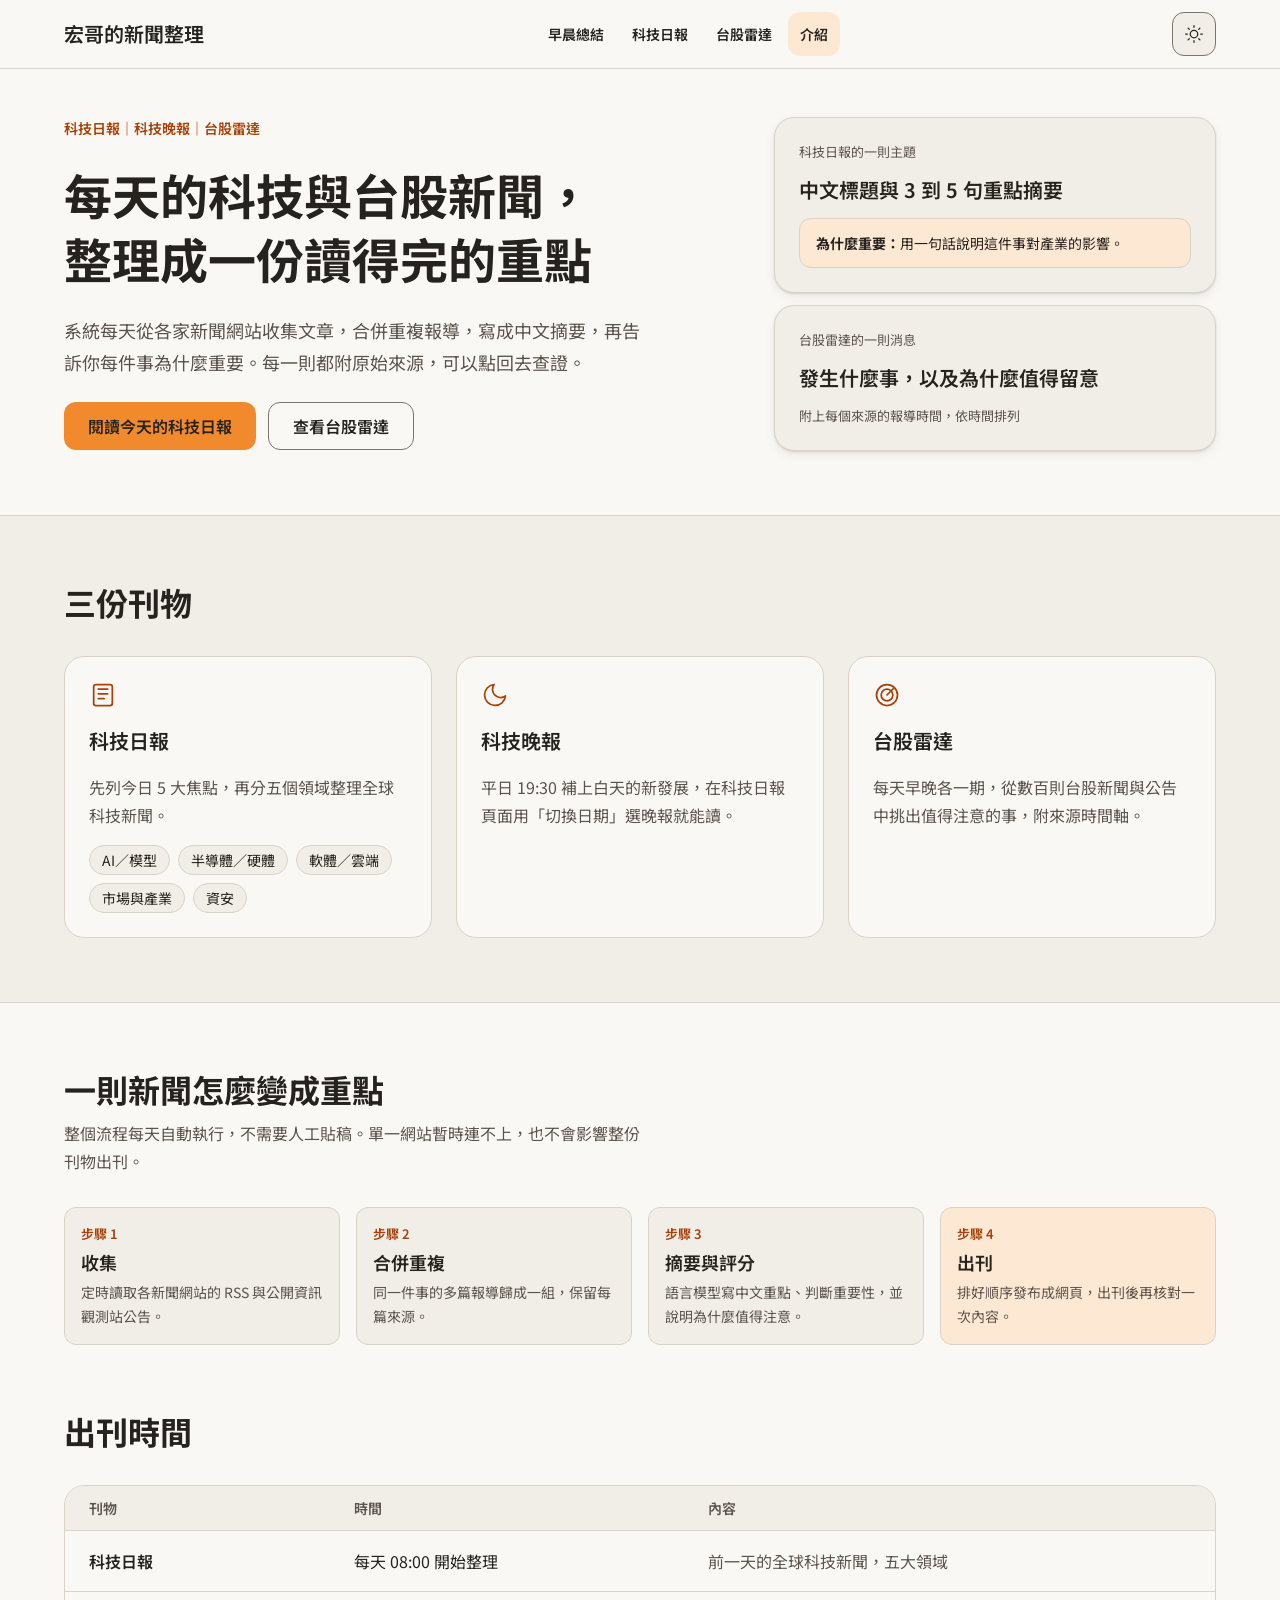
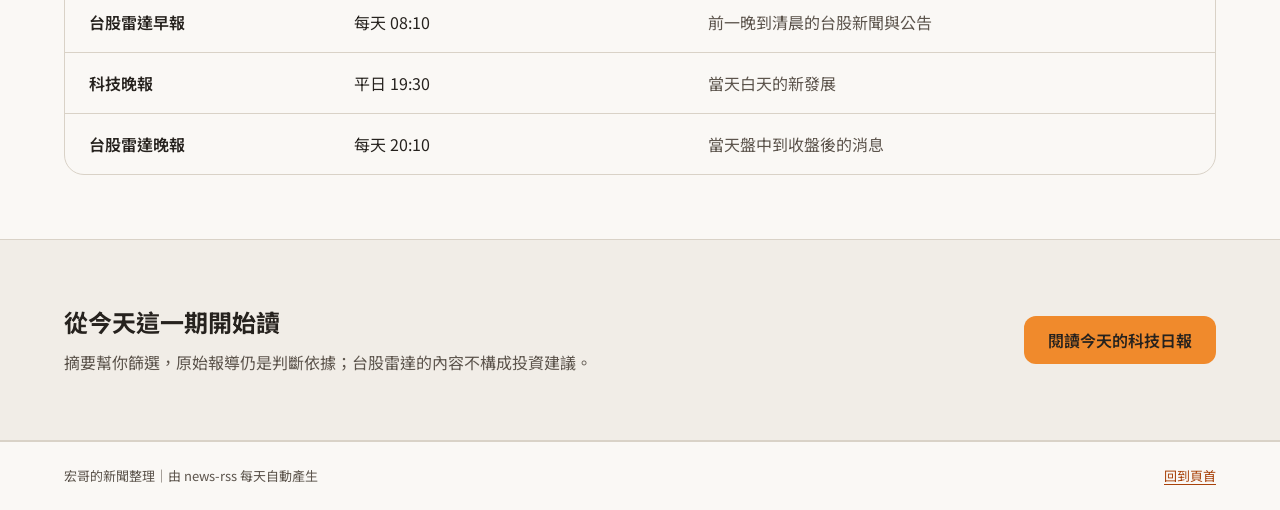
<file: public/about.html>
<!DOCTYPE html>
<html lang="zh-TW">
<head>
  <meta charset="UTF-8">
  <meta name="viewport" content="width=device-width, initial-scale=1.0">
  <title>介紹｜科技日報、科技晚報與台股雷達</title>
  <meta name="description" content="每天的科技與台股新聞，整理成一份讀得完的重點：合併重複報導、寫成中文摘要、說明為什麼重要，每則都附原始來源。">
  <link rel="preconnect" href="https://fonts.googleapis.com">
  <link rel="preconnect" href="https://fonts.gstatic.com" crossorigin>
  <link href="https://fonts.googleapis.com/css2?family=Noto+Sans+TC:wght@400;600;700&display=swap" rel="stylesheet">
  <link rel="stylesheet" href="./style.css">
  <script>
    (function () {
      var saved = null;
      try { saved = localStorage.getItem('tech_digest_theme'); } catch (e) {}
      var dark = saved ? saved === 'dark' : window.matchMedia('(prefers-color-scheme: dark)').matches;
      document.documentElement.classList.add(dark ? 'dark' : 'light');
    })();
  </script>
</head>
<body>
  <a class="skip-link" href="#main">跳到主要內容</a>
  <div class="site-wrapper">
    <header class="site-topbar">
      <div class="topbar-container">
        <a class="wordmark" href="./about.html">宏哥的新聞整理</a>
        <nav class="site-nav" aria-label="刊物">
          <a class="site-nav-link" href="./brief.html">早晨總結</a>
          <a class="site-nav-link" href="./">科技日報</a>
          <a class="site-nav-link" href="https://tw-radar-site.pages.dev/">台股雷達</a>
          <a class="site-nav-link" href="./about.html" aria-current="page">介紹</a>
        </nav>
        <button id="theme-toggle" class="control-btn" type="button" aria-label="切換亮色或暗色">
          <svg class="theme-icon light-icon" width="20" height="20" viewBox="0 0 24 24" fill="none" stroke="currentColor" stroke-width="1.5" stroke-linecap="round" stroke-linejoin="round" aria-hidden="true"><circle cx="12" cy="12" r="4.5"></circle><path d="M12 2v2M12 20v2M4.9 4.9l1.4 1.4M17.7 17.7l1.4 1.4M2 12h2M20 12h2M4.9 19.1l1.4-1.4M17.7 6.3l1.4-1.4"></path></svg>
          <svg class="theme-icon dark-icon" width="20" height="20" viewBox="0 0 24 24" fill="none" stroke="currentColor" stroke-width="1.5" stroke-linecap="round" stroke-linejoin="round" aria-hidden="true"><path d="M21 12.79A9 9 0 1 1 11.21 3 7 7 0 0 0 21 12.79z"></path></svg>
        </button>
      </div>
    </header>

    <main id="main" class="about-main">
      <div class="about-wrap">
        <section class="about-hero" aria-labelledby="about-title">
          <div class="about-hero-text">
            <p class="about-eyebrow">科技日報｜科技晚報｜台股雷達</p>
            <h1 id="about-title" class="about-title">每天的科技與台股新聞，整理成一份讀得完的重點</h1>
            <p class="about-lead">系統每天從各家新聞網站收集文章，合併重複報導，寫成中文摘要，再告訴你每件事為什麼重要。每一則都附原始來源，可以點回去查證。</p>
            <div class="about-actions">
              <a class="about-btn about-btn-primary" href="./">閱讀今天的科技日報</a>
              <a class="about-btn about-btn-secondary" href="https://tw-radar-site.pages.dev/">查看台股雷達</a>
            </div>
          </div>
          <div class="about-hero-side" aria-label="每一則重點包含的內容">
            <div class="about-sample">
              <p class="about-sample-caption">科技日報的一則主題</p>
              <p class="about-sample-title">中文標題與 3 到 5 句重點摘要</p>
              <p class="about-sample-why"><strong>為什麼重要：</strong>用一句話說明這件事對產業的影響。</p>
            </div>
            <div class="about-sample">
              <p class="about-sample-caption">台股雷達的一則消息</p>
              <p class="about-sample-title">發生什麼事，以及為什麼值得留意</p>
              <p class="about-sample-caption">附上每個來源的報導時間，依時間排列</p>
            </div>
          </div>
        </section>
      </div>

      <section class="about-band" aria-labelledby="pubs-title">
        <div class="about-wrap about-section">
          <h2 id="pubs-title" class="about-h2">三份刊物</h2>
          <div class="about-pubs">
            <a class="about-pub" href="./">
              <svg class="about-pub-icon" width="28" height="28" viewBox="0 0 24 24" fill="none" stroke="currentColor" stroke-width="1.5" stroke-linecap="round" stroke-linejoin="round" aria-hidden="true"><rect x="4" y="3" width="16" height="18" rx="2"></rect><path d="M8 7h8M8 11h8M8 15h5"></path></svg>
              <h3 class="about-pub-title">科技日報</h3>
              <p class="about-pub-text">先列今日 5 大焦點，再分五個領域整理全球科技新聞。</p>
              <span class="about-chips">
                <span class="about-chip">AI／模型</span><span class="about-chip">半導體／硬體</span><span class="about-chip">軟體／雲端</span><span class="about-chip">市場與產業</span><span class="about-chip">資安</span>
              </span>
            </a>
            <a class="about-pub" href="./">
              <svg class="about-pub-icon" width="28" height="28" viewBox="0 0 24 24" fill="none" stroke="currentColor" stroke-width="1.5" stroke-linecap="round" stroke-linejoin="round" aria-hidden="true"><path d="M21 12.79A9 9 0 1 1 11.21 3 7 7 0 0 0 21 12.79z"></path></svg>
              <h3 class="about-pub-title">科技晚報</h3>
              <p class="about-pub-text">平日 19:30 補上白天的新發展，在科技日報頁面用「切換日期」選晚報就能讀。</p>
            </a>
            <a class="about-pub" href="https://tw-radar-site.pages.dev/">
              <svg class="about-pub-icon" width="28" height="28" viewBox="0 0 24 24" fill="none" stroke="currentColor" stroke-width="1.5" stroke-linecap="round" stroke-linejoin="round" aria-hidden="true"><circle cx="12" cy="12" r="9"></circle><circle cx="12" cy="12" r="5"></circle><path d="M12 12l6-6"></path></svg>
              <h3 class="about-pub-title">台股雷達</h3>
              <p class="about-pub-text">每天早晚各一期，從數百則台股新聞與公告中挑出值得注意的事，附來源時間軸。</p>
            </a>
          </div>
        </div>
      </section>

      <div class="about-wrap">
        <section class="about-section" aria-labelledby="how-title">
          <div>
            <h2 id="how-title" class="about-h2">一則新聞怎麼變成重點</h2>
            <p class="about-section-lead">整個流程每天自動執行，不需要人工貼稿。單一網站暫時連不上，也不會影響整份刊物出刊。</p>
          </div>
          <ol class="about-steps">
            <li class="about-step">
              <span class="about-step-num">步驟 1</span>
              <span class="about-step-title">收集</span>
              <span class="about-step-text">定時讀取各新聞網站的 RSS 與公開資訊觀測站公告。</span>
            </li>
            <li class="about-step">
              <span class="about-step-num">步驟 2</span>
              <span class="about-step-title">合併重複</span>
              <span class="about-step-text">同一件事的多篇報導歸成一組，保留每篇來源。</span>
            </li>
            <li class="about-step">
              <span class="about-step-num">步驟 3</span>
              <span class="about-step-title">摘要與評分</span>
              <span class="about-step-text">語言模型寫中文重點、判斷重要性，並說明為什麼值得注意。</span>
            </li>
            <li class="about-step">
              <span class="about-step-num">步驟 4</span>
              <span class="about-step-title">出刊</span>
              <span class="about-step-text">排好順序發布成網頁，出刊後再核對一次內容。</span>
            </li>
          </ol>
        </section>

        <section class="about-section" aria-labelledby="schedule-title" style="padding-top: 0;">
          <h2 id="schedule-title" class="about-h2">出刊時間</h2>
          <div class="about-table-wrap">
            <table class="about-table">
              <thead>
                <tr><th scope="col">刊物</th><th scope="col">時間</th><th scope="col">內容</th></tr>
              </thead>
              <tbody>
                <tr><td>科技日報</td><td>每天 08:00 開始整理</td><td>前一天的全球科技新聞，五大領域</td></tr>
                <tr><td>台股雷達早報</td><td>每天 08:10</td><td>前一晚到清晨的台股新聞與公告</td></tr>
                <tr><td>科技晚報</td><td>平日 19:30</td><td>當天白天的新發展</td></tr>
                <tr><td>台股雷達晚報</td><td>每天 20:10</td><td>當天盤中到收盤後的消息</td></tr>
              </tbody>
            </table>
          </div>
        </section>
      </div>

      <section class="about-band" aria-labelledby="cta-title">
        <div class="about-wrap about-section">
          <div class="about-cta">
            <div>
              <h2 id="cta-title" class="about-cta-title">從今天這一期開始讀</h2>
              <p class="about-cta-text">摘要幫你篩選，原始報導仍是判斷依據；台股雷達的內容不構成投資建議。</p>
            </div>
            <a class="about-btn about-btn-primary" href="./">閱讀今天的科技日報</a>
          </div>
        </div>
      </section>
    </main>

    <footer class="site-footer">
      <div class="footer-container">
        <p class="footer-copy">宏哥的新聞整理｜由 news-rss 每天自動產生</p>
        <a href="#main">回到頁首</a>
      </div>
    </footer>
  </div>

  <script>
    document.getElementById('theme-toggle').addEventListener('click', function () {
      var root = document.documentElement;
      var next = root.classList.contains('dark') ? 'light' : 'dark';
      root.classList.remove('dark', 'light');
      root.classList.add(next);
      try { localStorage.setItem('tech_digest_theme', next); } catch (e) {}
    });
  </script>
</body>
</html>
</file>
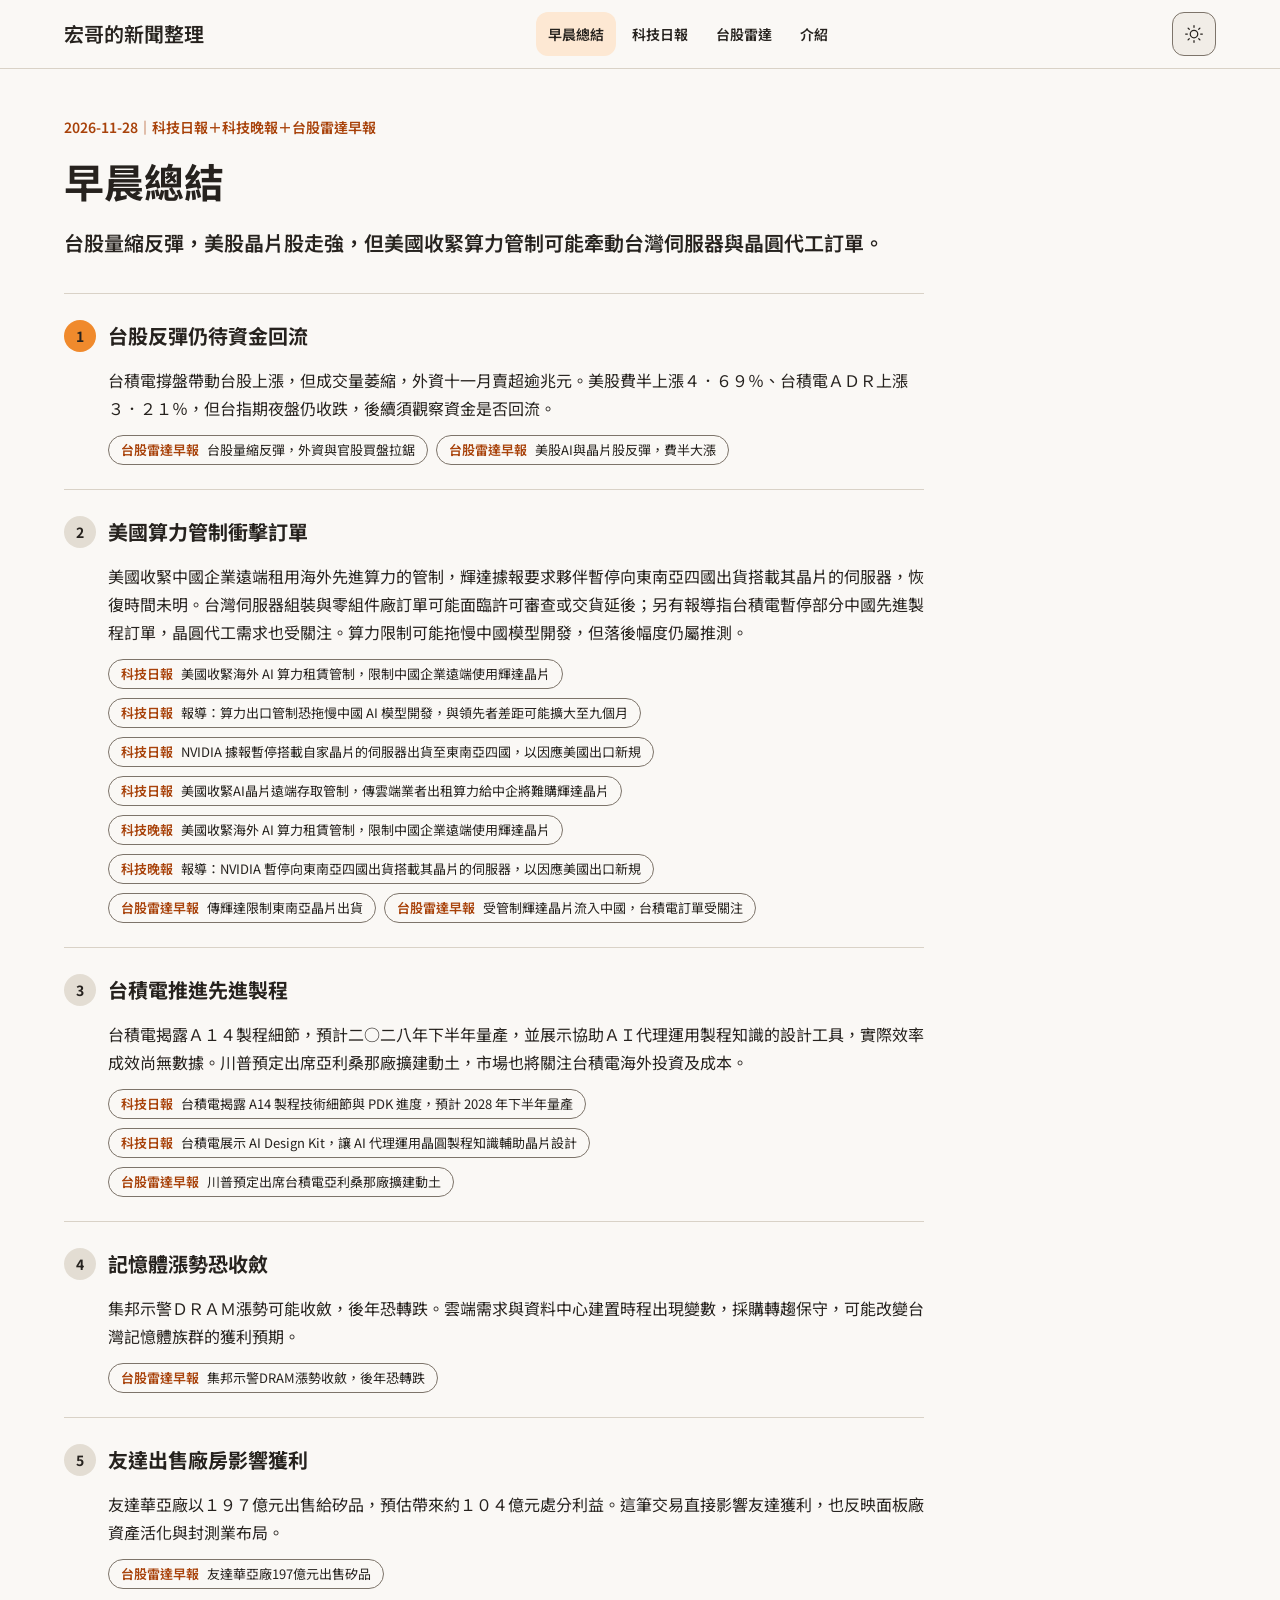
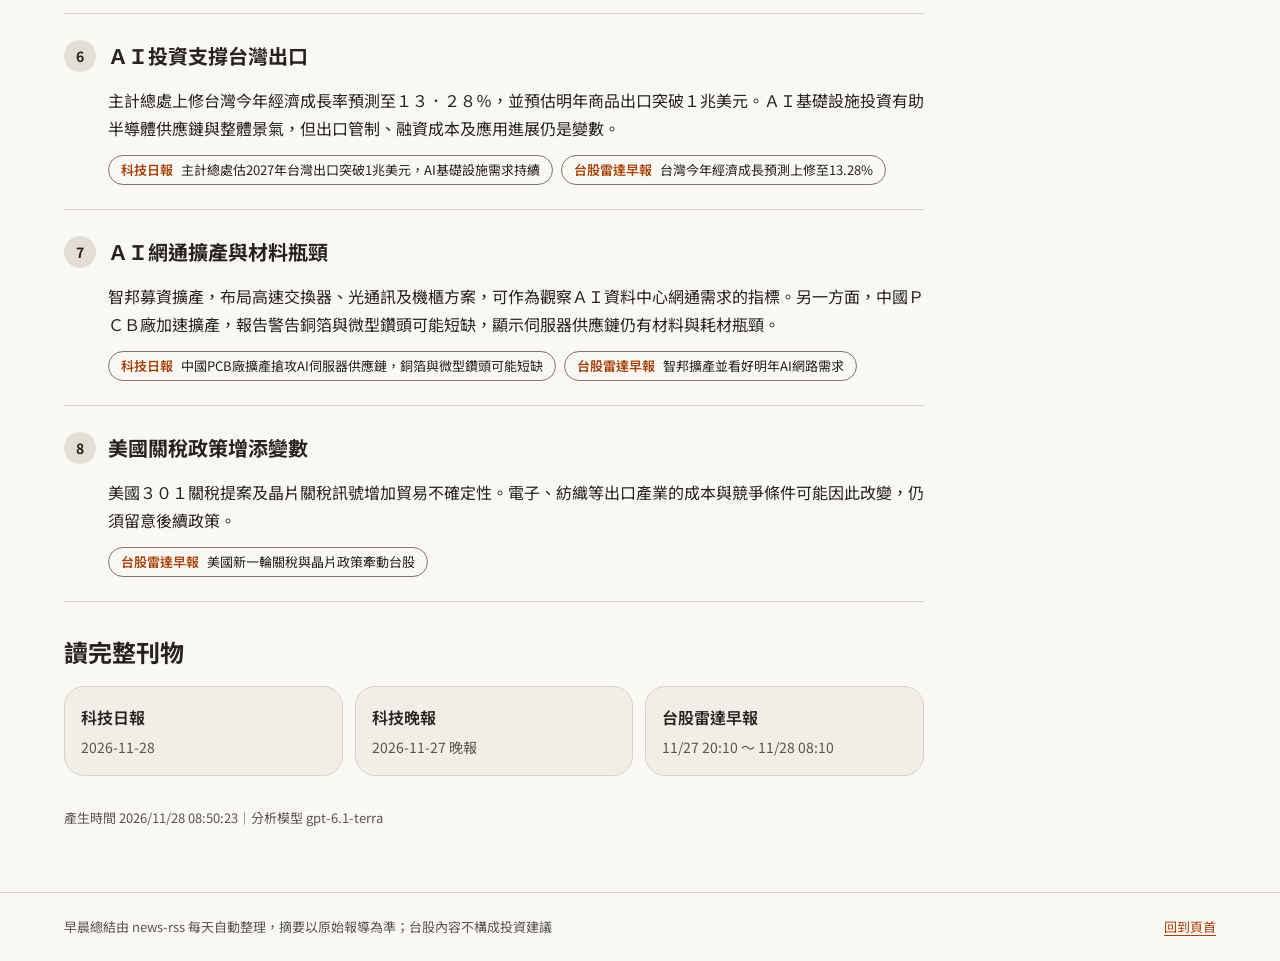
<file: public/brief.html>
<!DOCTYPE html>
<html lang="zh-TW">
<head>
  <meta charset="UTF-8">
  <meta name="viewport" content="width=device-width, initial-scale=1.0">
  <title>早晨總結｜科技日報、科技晚報與台股雷達</title>
  <meta name="description" content="每天早上把科技日報、昨晚的科技晚報與台股雷達早報合併成一份重點，每點都附原始報導來源。">
  <link rel="preconnect" href="https://fonts.googleapis.com">
  <link rel="preconnect" href="https://fonts.gstatic.com" crossorigin>
  <link href="https://fonts.googleapis.com/css2?family=Noto+Sans+TC:wght@400;600;700&display=swap" rel="stylesheet">
  <link rel="stylesheet" href="./style.css">
  <script>
    (function () {
      var saved = null;
      try { saved = localStorage.getItem('tech_digest_theme'); } catch (e) {}
      var dark = saved ? saved === 'dark' : window.matchMedia('(prefers-color-scheme: dark)').matches;
      document.documentElement.classList.add(dark ? 'dark' : 'light');
    })();
  </script>
</head>
<body>
  <a class="skip-link" href="#main">跳到主要內容</a>
  <div class="site-wrapper">
    <header class="site-topbar">
      <div class="topbar-container">
        <a class="wordmark" href="./about.html">宏哥的新聞整理</a>
        <nav class="site-nav" aria-label="刊物">
          <a class="site-nav-link" href="./brief.html" aria-current="page">早晨總結</a>
          <a class="site-nav-link" href="./">科技日報</a>
          <a class="site-nav-link" href="https://tw-radar-site.pages.dev/">台股雷達</a>
          <a class="site-nav-link" href="./about.html">介紹</a>
        </nav>
        <button id="theme-toggle" class="control-btn" type="button" aria-label="切換亮色或暗色">
          <svg class="theme-icon light-icon" width="20" height="20" viewBox="0 0 24 24" fill="none" stroke="currentColor" stroke-width="1.5" stroke-linecap="round" stroke-linejoin="round" aria-hidden="true"><circle cx="12" cy="12" r="4.5"></circle><path d="M12 2v2M12 20v2M4.9 4.9l1.4 1.4M17.7 17.7l1.4 1.4M2 12h2M20 12h2M4.9 19.1l1.4-1.4M17.7 6.3l1.4-1.4"></path></svg>
          <svg class="theme-icon dark-icon" width="20" height="20" viewBox="0 0 24 24" fill="none" stroke="currentColor" stroke-width="1.5" stroke-linecap="round" stroke-linejoin="round" aria-hidden="true"><path d="M21 12.79A9 9 0 1 1 11.21 3 7 7 0 0 0 21 12.79z"></path></svg>
        </button>
      </div>
    </header>

    <main id="main" class="brief-main">
      <section class="brief-head" aria-labelledby="brief-title">
        <p class="about-eyebrow"><span id="brief-date">載入中</span>｜科技日報＋科技晚報＋台股雷達早報</p>
        <h1 id="brief-title" class="brief-title">早晨總結</h1>
        <p id="brief-lead" class="brief-lead">正在載入今天的總結…</p>
        <p id="brief-notes" class="brief-notes" hidden></p>
      </section>

      <ol id="brief-points" class="brief-points" aria-label="今天的重點"></ol>

      <section class="brief-editions" aria-labelledby="editions-title">
        <h2 id="editions-title" class="brief-h2">讀完整刊物</h2>
        <ul id="brief-editions" class="brief-edition-list"></ul>
      </section>

      <p id="brief-meta" class="brief-meta"></p>
    </main>

    <footer class="site-footer">
      <div class="footer-container">
        <p class="footer-copy">早晨總結由 news-rss 每天自動整理，摘要以原始報導為準；台股內容不構成投資建議</p>
        <a href="#main">回到頁首</a>
      </div>
    </footer>
  </div>

  <script src="./brief.js"></script>
</body>
</html>
</file>
<file: public/style.css>
/* ==========================================================================
   科技情報閱讀室 - stylesheet based on the 宏哥 design system tokens
   (warm neutral surfaces, Noto Sans TC, orange reserved for primary emphasis)
   ========================================================================== */

:root {
  --surface-100: #faf8f5;
  --surface-200: #f1ede7;
  --surface-300: #e3ddd3;
  --ink: #26221e;
  --ink-muted: #5c544c;
  --line: #d9d2c7;
  --line-strong: #7d746a;
  --accent: #f08a2c;
  --on-accent: #26221e;
  --accent-text: #a8420a;
  --accent-tint: #fde8d3;
  --success: #0b6872;
  --danger: #b3261e;
  --shadow-soft: 0 1px 2px 0 #26221e1f, 0 4px 12px -2px #26221e1a;
  --shadow-lift: 0 2px 4px 0 #26221e1f, 0 12px 28px -6px #26221e29;
  --header-bg: rgba(250, 248, 245, 0.92);

  --space-1: 4px;
  --space-2: 8px;
  --space-3: 12px;
  --space-4: 16px;
  --space-6: 24px;
  --space-8: 32px;
  --space-12: 48px;

  --radius-sm: 6px;
  --radius-md: 12px;
  --radius-lg: 20px;
  --radius-pill: 999px;

  --font-sans: "Noto Sans TC", "PingFang TC", "Microsoft JhengHei", system-ui, sans-serif;
  --font-mono: ui-monospace, Menlo, Consolas, monospace;

  /* Referenced by app.js for its inline error message */
  --accent-rose: var(--danger);

  color-scheme: light;
}

html.dark {
  --surface-100: #1c1916;
  --surface-200: #26221e;
  --surface-300: #322d28;
  --ink: #f4efe8;
  --ink-muted: #bdb4a9;
  --line: #3b352f;
  --line-strong: #837a6e;
  --accent: #f29a47;
  --on-accent: #1c1916;
  --accent-text: #f6a85e;
  --accent-tint: #3d2815;
  --success: #5ec3cd;
  --danger: #ff8f85;
  --shadow-soft: 0 1px 2px 0 #00000066, 0 4px 12px -2px #00000080;
  --shadow-lift: 0 2px 4px 0 #00000066, 0 12px 28px -6px #0000008c;
  --header-bg: rgba(28, 25, 22, 0.92);
  color-scheme: dark;
}

@media (prefers-reduced-motion: reduce) {
  *, ::before, ::after {
    animation-duration: 0.01ms !important;
    animation-iteration-count: 1 !important;
    transition-duration: 0.01ms !important;
    scroll-behavior: auto !important;
  }
}

/* ==========================================================================
   Base
   ========================================================================== */

* { box-sizing: border-box; }

body {
  margin: 0;
  background: var(--surface-100);
  color: var(--ink);
  font-family: var(--font-sans);
  font-size: 16px;
  line-height: 28px;
  -webkit-font-smoothing: antialiased;
}

a { color: var(--accent-text); text-underline-offset: 3px; }
a:hover { text-decoration-thickness: 2px; }

button, input, select { font: inherit; color: inherit; }
button { cursor: pointer; }

:focus-visible {
  outline: 2px solid var(--accent-text);
  outline-offset: 2px;
}

code { font-family: var(--font-mono); font-size: 0.9em; }

.sr-only {
  position: absolute; width: 1px; height: 1px; padding: 0; margin: -1px;
  overflow: hidden; clip: rect(0, 0, 0, 0); white-space: nowrap; border: 0;
}

.skip-link {
  position: absolute; left: var(--space-4); top: -60px; z-index: 200;
  padding: var(--space-3) var(--space-4); border-radius: var(--radius-md);
  background: var(--accent); color: var(--on-accent); font-weight: 600; text-decoration: none;
}
.skip-link:focus { top: var(--space-2); }

.site-wrapper { min-height: 100vh; display: flex; flex-direction: column; }

.main-content {
  width: 100%;
  max-width: 1200px;
  margin: 0 auto;
  padding: var(--space-12) var(--space-6);
  flex: 1;
}

/* ==========================================================================
   Top bar and site navigation
   ========================================================================== */

.site-topbar { border-bottom: 1px solid var(--line); background: var(--surface-100); }

.topbar-container {
  max-width: 1200px;
  margin: 0 auto;
  padding: var(--space-3) var(--space-6);
  display: flex;
  flex-wrap: wrap;
  align-items: center;
  justify-content: space-between;
  gap: var(--space-4);
}

.wordmark {
  font-size: 20px; line-height: 32px; font-weight: 600;
  color: var(--ink); text-decoration: none;
}

.site-nav { display: flex; flex-wrap: wrap; gap: var(--space-1); }

.site-nav-link {
  display: inline-flex; align-items: center; min-height: 44px;
  padding: var(--space-2) var(--space-3); border-radius: var(--radius-md);
  color: var(--ink); text-decoration: none;
  font-size: 14px; line-height: 20px; font-weight: 600;
}
.site-nav-link:hover { background: var(--surface-300); }
.site-nav-link[aria-current="page"] { background: var(--accent-tint); }

.control-btn {
  width: 44px; height: 44px; flex: none;
  display: inline-flex; align-items: center; justify-content: center;
  border: 1px solid var(--line-strong); border-radius: var(--radius-md);
  background: var(--surface-200); color: var(--ink);
}
.control-btn:hover { background: var(--surface-300); }

.theme-icon { display: none; }
.light .light-icon, .dark .dark-icon { display: block; }
html:not(.light):not(.dark) .dark-icon { display: block; }

/* ==========================================================================
   Intro block: date, title, meta, search and controls
   ========================================================================== */

.intro-block {
  display: flex; flex-direction: column; gap: var(--space-4);
  padding-bottom: var(--space-8); margin-bottom: var(--space-8);
  border-bottom: 1px solid var(--line);
}

.intro-caption { margin: 0; }

.date-badge {
  display: inline-flex; align-items: center;
  padding: 2px var(--space-3); border-radius: var(--radius-pill);
  background: var(--accent-tint); border: 1px solid var(--line);
  font-size: 14px; line-height: 20px; font-weight: 600;
  font-variant-numeric: tabular-nums;
}

.brand-title { margin: 0; font-size: 40px; line-height: 52px; font-weight: 700; }

.meta-strip {
  margin: 0; color: var(--ink-muted);
  font-size: 18px; line-height: 32px;
  display: flex; flex-wrap: wrap; gap: var(--space-2);
}
.meta-strip strong { color: var(--ink); font-weight: 600; }
.meta-strip span.sep { color: var(--line-strong); }

.search-bar-row {
  display: flex; flex-wrap: wrap; align-items: flex-end; gap: var(--space-4);
  margin-top: var(--space-2);
}

.field { display: flex; flex-direction: column; gap: var(--space-2); }
.field:first-child { flex: 1 1 320px; max-width: 560px; }
.field-label { font-size: 14px; line-height: 20px; font-weight: 600; }

.search-input-wrapper {
  display: flex; align-items: center; gap: var(--space-2);
  height: 48px; padding: 0 var(--space-3);
  border: 1px solid var(--line-strong); border-radius: var(--radius-md);
  background: var(--surface-200);
}
.search-input-wrapper:focus-within { outline: 2px solid var(--accent-text); outline-offset: 2px; }
.search-icon { color: var(--ink-muted); flex: none; }

#search-input {
  flex: 1; min-width: 0; height: 100%;
  border: 0; background: transparent; color: var(--ink);
  font-size: 16px;
}
#search-input:focus { outline: none; }
#search-input::placeholder { color: var(--ink-muted); }

.search-clear-btn {
  width: 36px; height: 36px; flex: none;
  align-items: center; justify-content: center;
  border: 0; border-radius: var(--radius-sm);
  background: transparent; color: var(--ink-muted);
}
.search-clear-btn:hover { background: var(--surface-300); color: var(--ink); }

.control-select {
  height: 48px; min-width: 200px; padding: 0 var(--space-3);
  border: 1px solid var(--line-strong); border-radius: var(--radius-md);
  background: var(--surface-200); color: var(--ink);
}
.control-select:hover { background: var(--surface-300); }

.action-btn {
  height: 48px; padding: 0 var(--space-6);
  border: 1px solid var(--line-strong); border-radius: var(--radius-md);
  background: var(--surface-100); color: var(--ink);
  font-size: 14px; line-height: 20px; font-weight: 600;
  transition: background-color .15s, transform .15s;
}
.action-btn:hover { background: var(--surface-300); }
.action-btn:active { transform: translateY(1px); }

/* ==========================================================================
   Section headers
   ========================================================================== */

.section-header {
  display: flex; flex-wrap: wrap; align-items: baseline; justify-content: space-between;
  gap: var(--space-2) var(--space-4); margin-bottom: var(--space-4);
}
.section-title { margin: 0; font-size: 24px; line-height: 36px; font-weight: 700; }
.section-desc { font-size: 14px; line-height: 24px; color: var(--ink-muted); }

/* ==========================================================================
   Top 5 highlights: numbered list
   ========================================================================== */

.highlights-section { margin-bottom: var(--space-12); }

.highlights-grid {
  display: flex; flex-direction: column;
  border-top: 1px solid var(--line);
}

.highlight-card {
  display: flex; gap: var(--space-4);
  padding: var(--space-4) 0;
  border-bottom: 1px solid var(--line);
}

.highlight-rank {
  flex: none; width: 36px; height: 36px; margin-top: 2px;
  display: inline-flex; align-items: center; justify-content: center;
  border-radius: var(--radius-pill);
  background: var(--surface-300); color: var(--ink);
  font-size: 14px; font-weight: 700; font-variant-numeric: tabular-nums;
}
.highlight-card:first-child .highlight-rank { background: var(--accent); color: var(--on-accent); }

.highlight-body { display: flex; flex-direction: column; gap: var(--space-2); min-width: 0; }

.highlight-meta-row { display: flex; flex-wrap: wrap; gap: var(--space-2); }

.highlight-title { margin: 0; font-size: 18px; line-height: 32px; font-weight: 600; }
.highlight-title a { color: var(--ink); text-decoration: none; }
.highlight-title a:hover { color: var(--accent-text); text-decoration: underline; }

.highlight-summary { margin: 0; color: var(--ink-muted); max-width: 40em; }

.highlight-why {
  display: flex; flex-wrap: wrap; gap: var(--space-2); align-items: baseline;
  max-width: 44em; font-size: 14px; line-height: 24px;
}

/* ==========================================================================
   Tags and badges
   ========================================================================== */

.card-category-tag, .card-source-tag, .badge-freshness, .badge-quality {
  display: inline-flex; align-items: center;
  padding: 2px 10px; border-radius: var(--radius-pill);
  font-size: 13px; line-height: 20px;
}
.card-category-tag { background: var(--accent-tint); border: 1px solid var(--line); font-weight: 600; }
.card-source-tag { background: var(--surface-100); border: 1px solid var(--line); color: var(--ink-muted); }
.badge-freshness { border: 1px solid var(--line); background: var(--surface-100); }
.badge-freshness.fresh { color: var(--success); border-color: var(--success); }
.badge-freshness.background { color: var(--ink-muted); }
.badge-quality { border: 1px solid var(--line); color: var(--ink-muted); font-family: var(--font-mono); }

.why-badge, .divergent-badge, .deep-read-tag {
  flex: none; display: inline-flex; align-items: center;
  padding: 0 var(--space-2); border-radius: var(--radius-sm);
  background: var(--accent); color: var(--on-accent);
  font-size: 13px; line-height: 22px; font-weight: 600;
}
.divergent-badge { background: var(--surface-300); color: var(--ink); }

/* ==========================================================================
   Category filter bar (sticky)
   ========================================================================== */

.category-nav {
  position: sticky; top: 0; z-index: 90;
  margin: 0 calc(var(--space-6) * -1) var(--space-6);
  padding: var(--space-2) var(--space-6);
  background: var(--header-bg);
  backdrop-filter: blur(8px);
  -webkit-backdrop-filter: blur(8px);
  border-bottom: 1px solid var(--line);
}

.category-nav-inner {
  display: flex; gap: var(--space-2);
  overflow-x: auto; scrollbar-width: none;
}
.category-nav-inner::-webkit-scrollbar { display: none; }

.cat-tab {
  flex: none; display: inline-flex; align-items: center; gap: var(--space-2);
  min-height: 44px; padding: var(--space-2) var(--space-4);
  border: 1px solid var(--line-strong); border-radius: var(--radius-pill);
  background: var(--surface-100); color: var(--ink);
  font-size: 14px; line-height: 20px; font-weight: 600; white-space: nowrap;
}
.cat-tab:hover { background: var(--surface-300); }
.cat-tab.active { background: var(--accent); border-color: var(--accent); color: var(--on-accent); }
.cat-svg { flex: none; }

.cat-count {
  min-width: 24px; padding: 0 6px; border-radius: var(--radius-pill);
  background: var(--surface-300); color: var(--ink);
  font-size: 13px; line-height: 20px; text-align: center; font-variant-numeric: tabular-nums;
}
.cat-tab.active .cat-count { background: var(--surface-100); color: var(--ink); }

/* ==========================================================================
   Topic cards
   ========================================================================== */

.events-stream { margin-bottom: var(--space-12); }
.events-container { display: flex; flex-direction: column; gap: var(--space-6); }

.event-card {
  background: var(--surface-200);
  border: 1px solid var(--line);
  border-radius: var(--radius-lg);
  padding: var(--space-6);
  display: flex; flex-direction: column; gap: var(--space-4);
  transition: box-shadow .2s;
}
.event-card:hover { box-shadow: var(--shadow-lift); }

.event-header-row {
  display: flex; flex-wrap: wrap; align-items: center; justify-content: space-between;
  gap: var(--space-2);
}
.event-tags-wrap { display: flex; flex-wrap: wrap; gap: var(--space-2); }

.event-importance {
  font-size: 13px; line-height: 20px; font-weight: 600; color: var(--ink-muted);
  font-variant-numeric: tabular-nums;
}

.event-title { margin: 0; font-size: 20px; line-height: 32px; font-weight: 600; }
.event-core-summary { margin: 0; max-width: 40em; }

.event-why-box {
  display: flex; gap: var(--space-2); align-items: baseline;
  padding: var(--space-3) var(--space-4);
  background: var(--accent-tint); border: 1px solid var(--line); border-radius: var(--radius-md);
}
.event-why-box strong { font-weight: 600; }

.event-actions-bar { display: flex; flex-wrap: wrap; gap: var(--space-2); }

.toggle-details-btn, .source-link-btn {
  display: inline-flex; align-items: center; gap: var(--space-2);
  min-height: 44px; padding: var(--space-2) var(--space-4);
  border-radius: var(--radius-md);
  font-size: 14px; line-height: 20px; font-weight: 600; text-decoration: none;
  transition: background-color .15s, transform .15s;
}
.toggle-details-btn {
  border: 1px solid var(--line-strong); background: var(--surface-100); color: var(--ink);
}
.toggle-details-btn:hover { background: var(--surface-300); }
.toggle-details-btn:active, .source-link-btn:active { transform: translateY(1px); }
.source-link-btn { border: 1px solid transparent; color: var(--accent-text); }
.source-link-btn:hover { background: var(--surface-300); }

.event-details-drawer {
  display: flex; flex-direction: column; gap: var(--space-4);
  padding-top: var(--space-4); border-top: 1px solid var(--line);
}

.details-subtitle {
  display: block; margin-bottom: var(--space-1);
  font-size: 13px; line-height: 20px; font-weight: 600; color: var(--ink-muted);
}

.orig-title-text { margin: 0; font-size: 14px; line-height: 24px; color: var(--ink-muted); }

.bullets-list {
  margin: 0; padding-left: 20px; max-width: 40em;
  display: flex; flex-direction: column; gap: var(--space-2);
}

.divergent-box {
  display: flex; gap: var(--space-2); align-items: baseline;
  padding: var(--space-3) var(--space-4);
  background: var(--surface-100); border: 1px solid var(--line); border-radius: var(--radius-md);
}

.sources-list-wrap { display: flex; flex-wrap: wrap; gap: var(--space-2); }

.source-badge-link {
  display: inline-flex; align-items: center; min-height: 36px;
  padding: var(--space-1) var(--space-3); border-radius: var(--radius-pill);
  border: 1px solid var(--line); background: var(--surface-100); color: var(--ink);
  font-size: 13px; line-height: 20px; text-decoration: none;
}
.source-badge-link:hover { background: var(--surface-300); }

/* ==========================================================================
   Deep reads
   ========================================================================== */

.deep-reads-section { margin-bottom: var(--space-12); }

.deep-reads-grid {
  display: grid; grid-template-columns: repeat(auto-fill, minmax(320px, 1fr));
  gap: var(--space-6);
}

.deep-read-card {
  background: var(--surface-200); border: 1px solid var(--line); border-radius: var(--radius-lg);
  padding: var(--space-6); display: flex; flex-direction: column; gap: var(--space-3);
  transition: box-shadow .2s, transform .2s;
}
.deep-read-card:hover { box-shadow: var(--shadow-lift); transform: translateY(-2px); }

.deep-read-header {
  display: flex; flex-wrap: wrap; justify-content: space-between; gap: var(--space-2);
  font-size: 13px; line-height: 20px; color: var(--ink-muted);
}
.deep-read-source { font-weight: 600; color: var(--ink); }
.deep-read-title { margin: 0; font-size: 18px; line-height: 30px; font-weight: 600; }
.deep-read-why { display: flex; gap: var(--space-2); align-items: baseline; font-size: 14px; line-height: 24px; }
.deep-read-why strong { font-weight: 600; }
.deep-read-footer { margin-top: auto; }

.deep-read-btn {
  display: inline-flex; align-items: center; min-height: 44px;
  padding: var(--space-2) var(--space-4); border-radius: var(--radius-md);
  border: 1px solid var(--line-strong); color: var(--ink); text-decoration: none;
  font-size: 14px; line-height: 20px; font-weight: 600;
}
.deep-read-btn:hover { background: var(--surface-300); }

/* ==========================================================================
   Data status
   ========================================================================== */

.quality-card {
  background: var(--surface-200); border: 1px solid var(--line); border-radius: var(--radius-lg);
  padding: var(--space-6); display: flex; flex-direction: column; gap: var(--space-4);
}
.quality-header { display: flex; align-items: center; justify-content: space-between; }
.quality-title { margin: 0; font-size: 20px; line-height: 32px; font-weight: 600; }

.quality-grid {
  margin: 0; display: grid;
  grid-template-columns: repeat(auto-fill, minmax(160px, 1fr));
  gap: var(--space-4);
}
.quality-item { display: flex; flex-direction: column; gap: var(--space-1); }
.quality-label { font-size: 13px; line-height: 20px; color: var(--ink-muted); }
.quality-value { margin: 0; font-weight: 600; font-variant-numeric: tabular-nums; overflow-wrap: anywhere; }
.quality-footer {
  margin: 0; padding-top: var(--space-3); border-top: 1px solid var(--line);
  font-size: 13px; line-height: 20px; color: var(--ink-muted);
}

/* ==========================================================================
   Empty and loading states
   ========================================================================== */

.empty-results {
  text-align: center; padding: var(--space-12) var(--space-6);
  border: 1px dashed var(--line-strong); border-radius: var(--radius-lg);
}
.empty-svg { color: var(--ink-muted); }
.empty-title { margin: var(--space-2) 0 0; font-weight: 600; }
.empty-subtitle { margin: 0; color: var(--ink-muted); font-size: 14px; }

.loading-card {
  padding: var(--space-6); color: var(--ink-muted);
  border-bottom: 1px solid var(--line);
}

/* ==========================================================================
   Footer
   ========================================================================== */

.site-footer { border-top: 1px solid var(--line); }
.footer-container {
  max-width: 1200px; margin: 0 auto; padding: var(--space-6);
  display: flex; flex-wrap: wrap; justify-content: space-between; gap: var(--space-2) var(--space-4);
  font-size: 13px; line-height: 20px; color: var(--ink-muted);
}
.footer-container p { margin: 0; }

kbd {
  display: inline-block; min-width: 22px; padding: 0 6px;
  border: 1px solid var(--line-strong); border-radius: var(--radius-sm);
  background: var(--surface-200); color: var(--ink);
  font-family: var(--font-mono); font-size: 12px; line-height: 20px; text-align: center;
}

/* ==========================================================================
   About page (about.html)
   ========================================================================== */

.about-hero {
  display: flex; flex-wrap: wrap; align-items: center; gap: var(--space-12);
  padding: var(--space-12) 0 64px;
}
.about-hero-text { flex: 3 1 480px; display: flex; flex-direction: column; gap: var(--space-6); }
.about-eyebrow { margin: 0; font-size: 14px; line-height: 20px; font-weight: 600; color: var(--accent-text); }
.about-title { margin: 0; font-size: 48px; line-height: 64px; font-weight: 700; max-width: 14em; text-wrap: balance; }
.about-lead { margin: 0; font-size: 18px; line-height: 32px; color: var(--ink-muted); max-width: 32em; }
.about-actions { display: flex; flex-wrap: wrap; gap: var(--space-3); }

.about-btn {
  display: inline-flex; align-items: center; justify-content: center; gap: var(--space-2);
  min-height: 48px; padding: var(--space-3) var(--space-6); border-radius: var(--radius-md);
  font-size: 16px; line-height: 20px; font-weight: 600; text-decoration: none;
  transition: transform .15s, box-shadow .15s;
}
.about-btn:hover { transform: translateY(-1px); box-shadow: var(--shadow-soft); text-decoration: none; }
.about-btn:active { transform: translateY(0); }
.about-btn-primary { background: var(--accent); color: var(--on-accent); }
.about-btn-secondary { border: 1px solid var(--line-strong); color: var(--ink); background: var(--surface-100); }

.about-hero-side { flex: 2 1 320px; display: flex; flex-direction: column; gap: var(--space-3); }
.about-sample {
  background: var(--surface-200); border: 1px solid var(--line); border-radius: var(--radius-lg);
  padding: var(--space-6); display: flex; flex-direction: column; gap: var(--space-3);
  box-shadow: var(--shadow-soft);
}
.about-sample-caption { margin: 0; font-size: 13px; line-height: 20px; color: var(--ink-muted); }
.about-sample-title { margin: 0; font-size: 20px; line-height: 32px; font-weight: 600; }
.about-sample-why {
  margin: 0; padding: var(--space-3) var(--space-4);
  background: var(--accent-tint); border: 1px solid var(--line); border-radius: var(--radius-md);
  font-size: 14px; line-height: 24px;
}

.about-main { flex: 1; }
.about-wrap { max-width: 1200px; margin: 0 auto; padding: 0 var(--space-6); }
.about-band { background: var(--surface-200); border-top: 1px solid var(--line); border-bottom: 1px solid var(--line); }

.about-section { padding-block: 64px; display: flex; flex-direction: column; gap: var(--space-8); }
.about-h2 { margin: 0; font-size: 32px; line-height: 44px; font-weight: 700; }
.about-section-lead { margin: var(--space-2) 0 0; color: var(--ink-muted); max-width: 36em; }

.about-pubs { display: grid; grid-template-columns: repeat(auto-fit, minmax(280px, 1fr)); gap: var(--space-6); }
.about-pub {
  background: var(--surface-100); border: 1px solid var(--line); border-radius: var(--radius-lg);
  padding: var(--space-6); display: flex; flex-direction: column; gap: var(--space-4);
  color: var(--ink); text-decoration: none;
  transition: box-shadow .2s, transform .2s;
}
.about-pub:hover { box-shadow: var(--shadow-lift); transform: translateY(-2px); text-decoration: none; }
.about-pub-icon { color: var(--accent-text); }
.about-pub-title { margin: 0; font-size: 20px; line-height: 32px; font-weight: 600; }
.about-pub-text { margin: 0; color: var(--ink-muted); }
.about-chips { display: flex; flex-wrap: wrap; gap: var(--space-2); }
.about-chip {
  display: inline-flex; padding: var(--space-1) var(--space-3); border-radius: var(--radius-pill);
  border: 1px solid var(--line); background: var(--surface-200); font-size: 14px; line-height: 20px;
}

.about-steps {
  margin: 0; padding: 0; list-style: none;
  display: grid; grid-template-columns: repeat(auto-fit, minmax(220px, 1fr)); gap: var(--space-4);
}
.about-step {
  background: var(--surface-200); border: 1px solid var(--line); border-radius: var(--radius-md);
  padding: var(--space-4); display: flex; flex-direction: column; gap: var(--space-1);
}
.about-step:last-child { background: var(--accent-tint); }
.about-step-num { font-size: 13px; line-height: 20px; font-weight: 600; color: var(--accent-text); }
.about-step-title { font-size: 18px; line-height: 28px; font-weight: 600; }
.about-step-text { font-size: 14px; line-height: 24px; color: var(--ink-muted); }

.about-table-wrap { overflow-x: auto; border: 1px solid var(--line); border-radius: var(--radius-lg); }
.about-table { width: 100%; min-width: 520px; border-collapse: collapse; }
.about-table th {
  padding: var(--space-3) var(--space-6); background: var(--surface-200); text-align: left;
  font-size: 14px; line-height: 20px; font-weight: 600; color: var(--ink-muted);
}
.about-table td { padding: var(--space-4) var(--space-6); border-top: 1px solid var(--line); font-variant-numeric: tabular-nums; }
.about-table td:first-child { font-weight: 600; }
.about-table td:last-child { color: var(--ink-muted); }

.about-cta {
  display: flex; flex-wrap: wrap; align-items: center; justify-content: space-between; gap: var(--space-6);
}
.about-cta-title { margin: 0; font-size: 24px; line-height: 36px; font-weight: 700; }
.about-cta-text { margin: var(--space-2) 0 0; color: var(--ink-muted); max-width: 36em; }

/* ==========================================================================
   Morning brief page
   ========================================================================== */

.brief-main { flex: 1; width: 100%; max-width: 1200px; margin: 0 auto; padding: var(--space-12) var(--space-6) 64px; }
.brief-main > * { max-width: 860px; }
.brief-head { display: flex; flex-direction: column; gap: var(--space-4); padding-bottom: var(--space-8); border-bottom: 1px solid var(--line); }
.brief-title { margin: 0; font-size: 40px; line-height: 56px; font-weight: 700; }
.brief-lead { margin: 0; font-size: 20px; line-height: 36px; font-weight: 600; text-wrap: pretty; }
.brief-notes {
  margin: 0; padding: var(--space-3) var(--space-4); border-radius: var(--radius-md);
  background: var(--surface-200); border: 1px solid var(--line); font-size: 14px; line-height: 24px; color: var(--ink-muted);
}
.brief-points { list-style: none; margin: 0; padding: 0; }
.brief-point { display: flex; flex-direction: column; gap: var(--space-3); padding: var(--space-6) 0; border-bottom: 1px solid var(--line); }
.brief-point-head { display: flex; align-items: flex-start; gap: var(--space-3); }
.brief-point-num {
  flex: none; width: 32px; height: 32px; margin-top: 2px; border-radius: var(--radius-pill);
  display: inline-flex; align-items: center; justify-content: center;
  background: var(--surface-300); color: var(--ink); font-size: 14px; font-weight: 700; font-variant-numeric: tabular-nums;
}
.brief-point:first-child .brief-point-num { background: var(--accent); color: var(--on-accent); }
.brief-point-title { margin: 0; font-size: 20px; line-height: 36px; font-weight: 700; }
.brief-point-text { margin: 0; padding-left: 44px; }
.brief-sources { list-style: none; margin: 0; padding: 0 0 0 44px; display: flex; flex-wrap: wrap; gap: var(--space-2); }
.brief-source {
  display: inline-flex; align-items: baseline; gap: var(--space-2); max-width: 100%;
  padding: var(--space-1) var(--space-3); border: 1px solid var(--line-strong); border-radius: var(--radius-pill);
  font-size: 13px; line-height: 20px; color: var(--ink); text-decoration: none; transition: background-color .15s;
}
.brief-source:hover { background: var(--surface-300); text-decoration: none; }
.brief-source-pub { flex: none; font-weight: 600; color: var(--accent-text); }
.brief-editions { display: flex; flex-direction: column; gap: var(--space-4); padding-top: var(--space-8); }
.brief-h2 { margin: 0; font-size: 24px; line-height: 36px; font-weight: 700; }
.brief-edition-list { list-style: none; margin: 0; padding: 0; display: grid; grid-template-columns: repeat(auto-fit, minmax(220px, 1fr)); gap: var(--space-3); }
.brief-edition {
  display: flex; flex-direction: column; gap: var(--space-1); height: 100%;
  padding: var(--space-4); border: 1px solid var(--line); border-radius: var(--radius-lg);
  background: var(--surface-200); color: var(--ink); text-decoration: none; transition: transform .15s, box-shadow .15s;
}
.brief-edition:hover { transform: translateY(-2px); box-shadow: var(--shadow-lift); text-decoration: none; }
.brief-edition-pub { font-weight: 600; }
.brief-edition-label { font-size: 14px; line-height: 24px; color: var(--ink-muted); }
.brief-meta { margin: var(--space-8) 0 0; font-size: 13px; line-height: 20px; color: var(--ink-muted); }

/* ==========================================================================
   Responsive
   ========================================================================== */

@media (max-width: 768px) {
  .main-content { padding: var(--space-8) var(--space-4); }
  .topbar-container { padding: var(--space-2) var(--space-4); }
  .category-nav { margin-left: calc(var(--space-4) * -1); margin-right: calc(var(--space-4) * -1); padding-left: var(--space-4); padding-right: var(--space-4); }
  .brand-title { font-size: 32px; line-height: 44px; }
  .meta-strip { font-size: 16px; line-height: 28px; }
  .field, .field:first-child, .action-btn { flex: 1 1 100%; max-width: none; width: 100%; }
  .control-select { width: 100%; }
  .event-card, .deep-read-card, .quality-card { padding: var(--space-4); }
  .deep-reads-grid { grid-template-columns: 1fr; }
  .footer-container { padding: var(--space-4); flex-direction: column; }
  .about-title { font-size: 32px; line-height: 44px; }
  .about-h2 { font-size: 24px; line-height: 36px; }
  .about-btn { width: 100%; }
  .about-hero { padding: var(--space-8) 0 var(--space-12); gap: var(--space-8); }
  .about-wrap { padding: 0 var(--space-4); }
  .about-section { padding-top: var(--space-12); padding-bottom: var(--space-12); }
  .brief-main { padding: var(--space-8) var(--space-4) var(--space-12); }
  .brief-title { font-size: 32px; line-height: 44px; }
  .brief-point-text, .brief-sources { padding-left: 0; }
}
</file>
